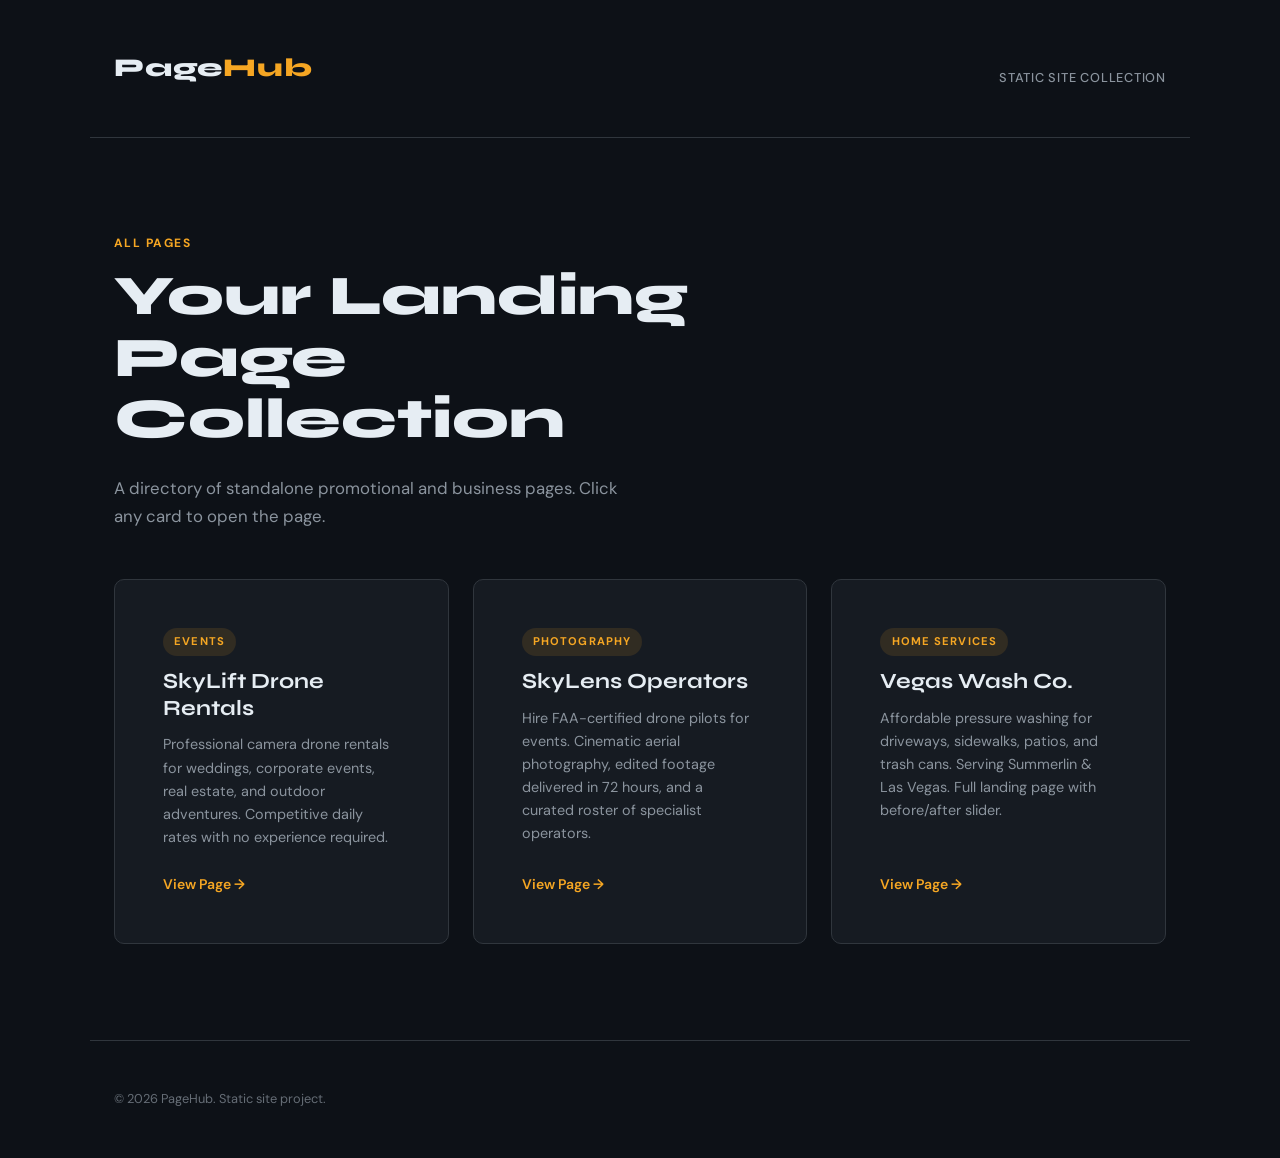
<file: index.html>
<!DOCTYPE html>
<html lang="en">
<head>
  <meta charset="UTF-8" />
  <meta name="viewport" content="width=device-width, initial-scale=1.0" />
  <title>Page Hub — Static Site</title>
  <link rel="preconnect" href="https://fonts.googleapis.com" />
  <link rel="preconnect" href="https://fonts.gstatic.com" crossorigin />
  <link href="https://fonts.googleapis.com/css2?family=Syne:wght@600;700;800&family=DM+Sans:ital,wght@0,400;0,500;0,600&display=swap" rel="stylesheet" />
  <link rel="stylesheet" href="style.css" />
</head>
<body>

  <!-- HEADER -->
  <header class="hub-header">
    <div class="hub-header__logo">Page<span>Hub</span></div>
    <span class="hub-header__label">Static Site Collection</span>
  </header>

  <!-- INTRO -->
  <div class="hub-intro">
    <p class="hub-intro__eyebrow">All Pages</p>
    <h1 class="hub-intro__title">Your Landing Page Collection</h1>
    <p class="hub-intro__desc">A directory of standalone promotional and business pages. Click any card to open the page.</p>
  </div>

  <!-- CARD GRID -->
  <main class="card-grid">

    <!-- CARD: drone-rentals -->
    <a href="pages/drone-rentals/index.html" class="card">
      <span class="card__badge">Events</span>
      <h2 class="card__title">SkyLift Drone Rentals</h2>
      <p class="card__desc">Professional camera drone rentals for weddings, corporate events, real estate, and outdoor adventures. Competitive daily rates with no experience required.</p>
      <span class="card__cta">View Page →</span>
    </a>
    <!-- END CARD: drone-rentals -->

    <!-- CARD: hire-pilots -->
    <a href="pages/hire-pilots/index.html" class="card">
      <span class="card__badge">Photography</span>
      <h2 class="card__title">SkyLens Operators</h2>
      <p class="card__desc">Hire FAA-certified drone pilots for events. Cinematic aerial photography, edited footage delivered in 72 hours, and a curated roster of specialist operators.</p>
      <span class="card__cta">View Page →</span>
    </a>
    <!-- END CARD: hire-pilots -->

    <!-- CARD: vegas-wash-co -->
    <a href="pages/vegas-wash-co/index.html" class="card">
      <span class="card__badge">Home Services</span>
      <h2 class="card__title">Vegas Wash Co.</h2>
      <p class="card__desc">Affordable pressure washing for driveways, sidewalks, patios, and trash cans. Serving Summerlin &amp; Las Vegas. Full landing page with before/after slider.</p>
      <span class="card__cta">View Page →</span>
    </a>
    <!-- END CARD: vegas-wash-co -->

  </main>

  <!-- FOOTER -->
  <footer class="hub-footer">
    <span class="hub-footer__copy">© 2026 PageHub. Static site project.</span>
  </footer>

</body>
</html>
</file>
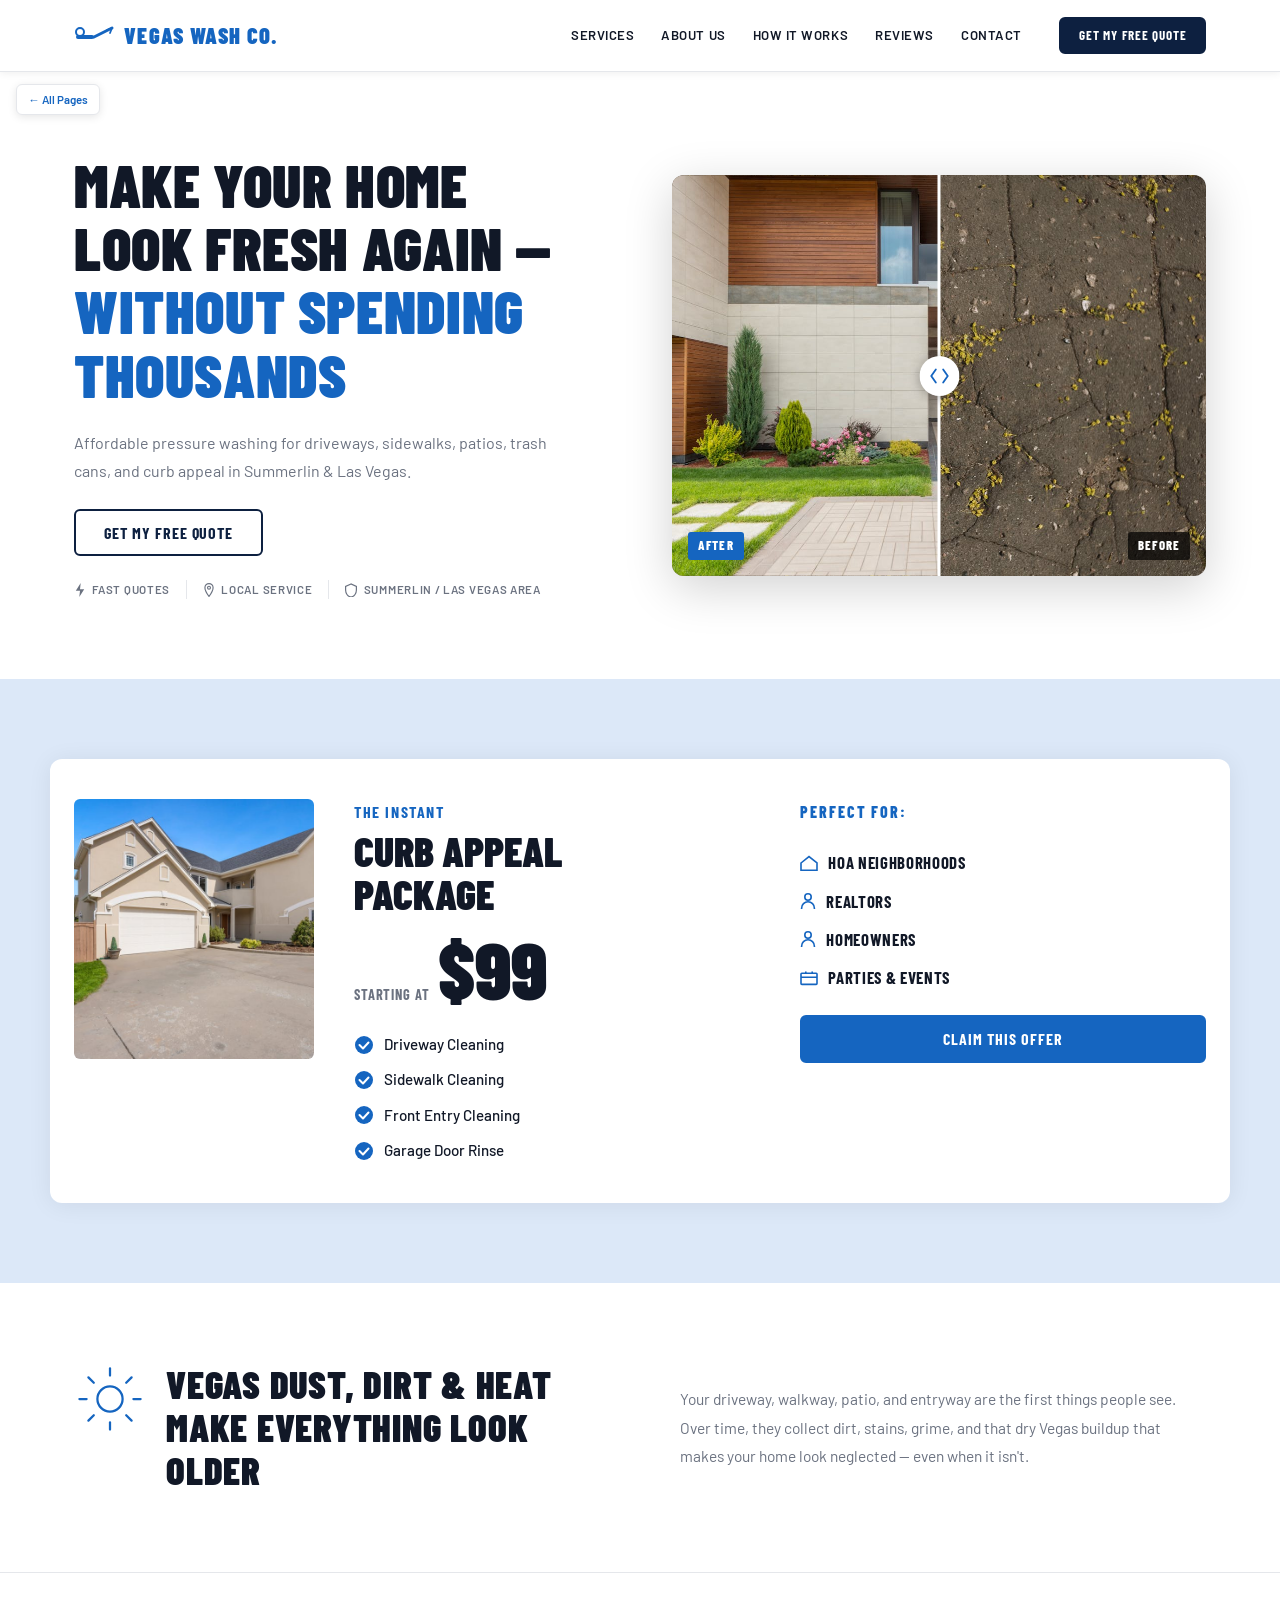
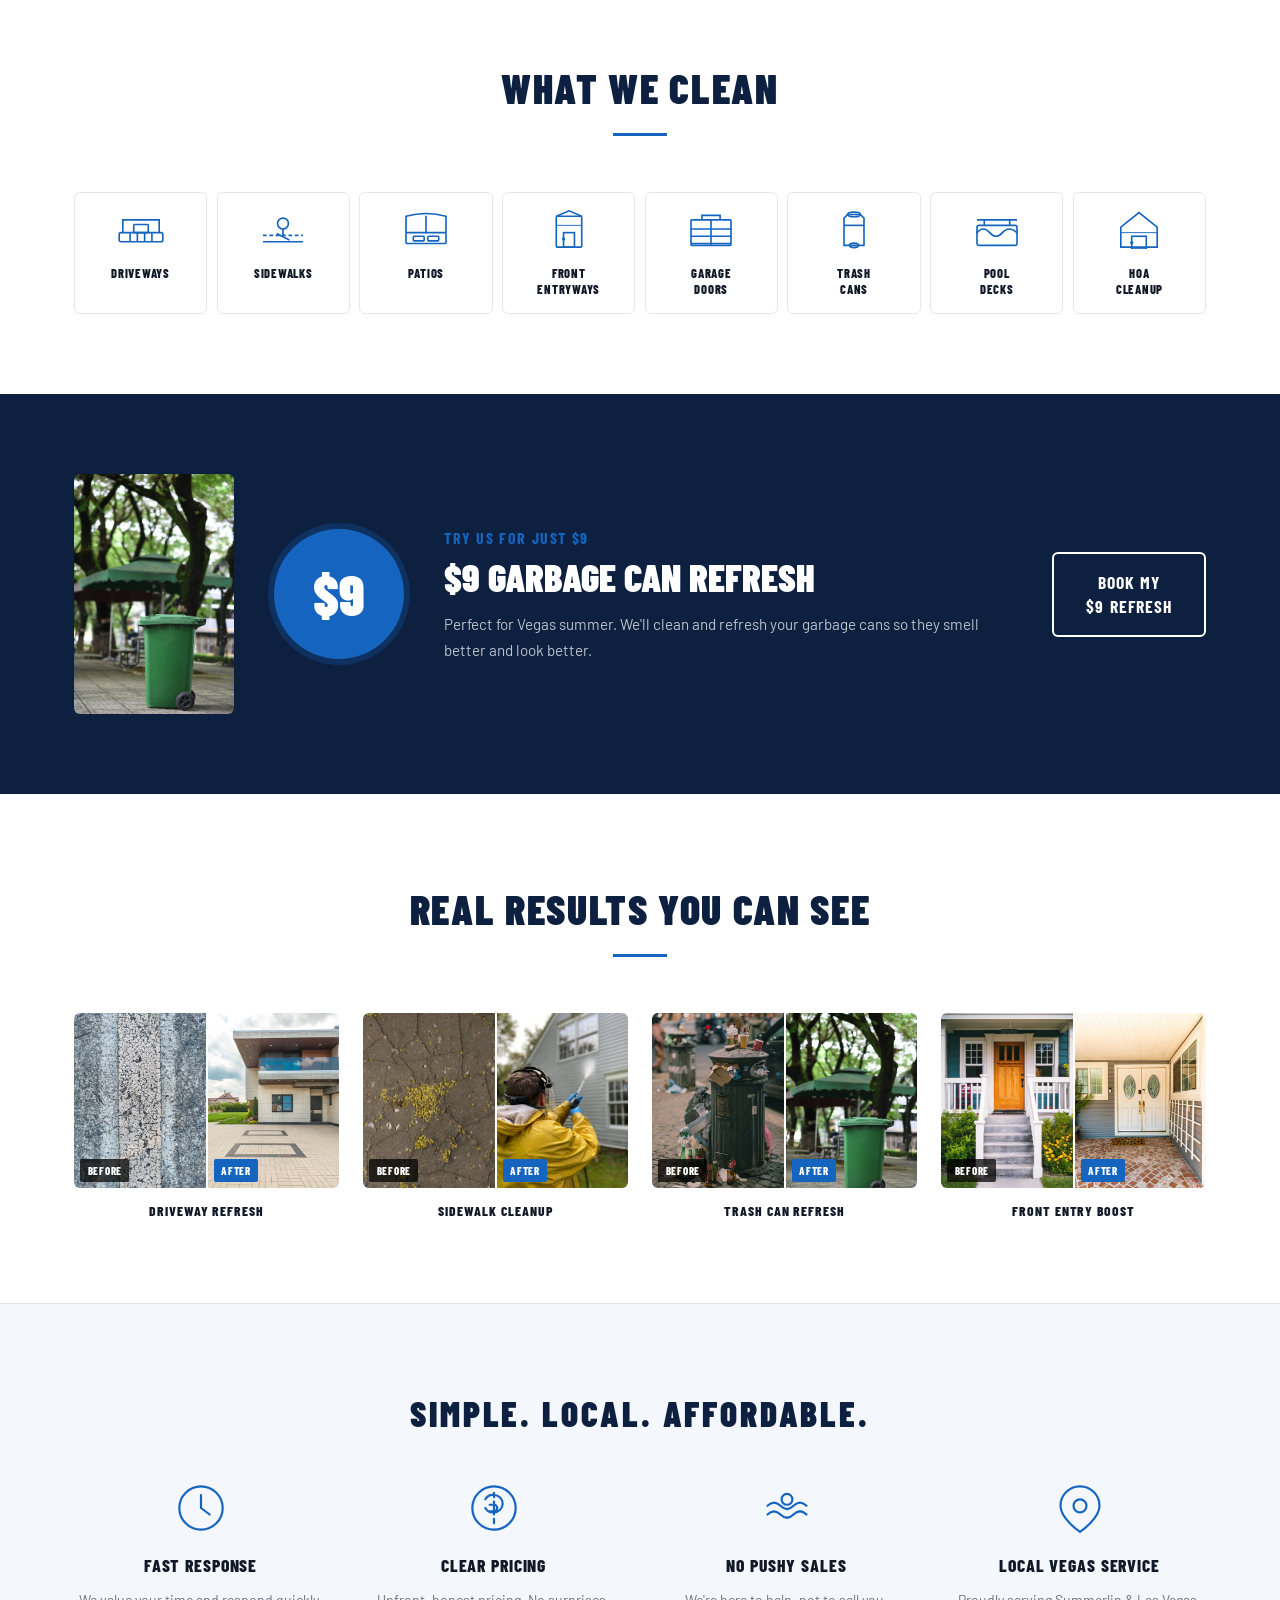
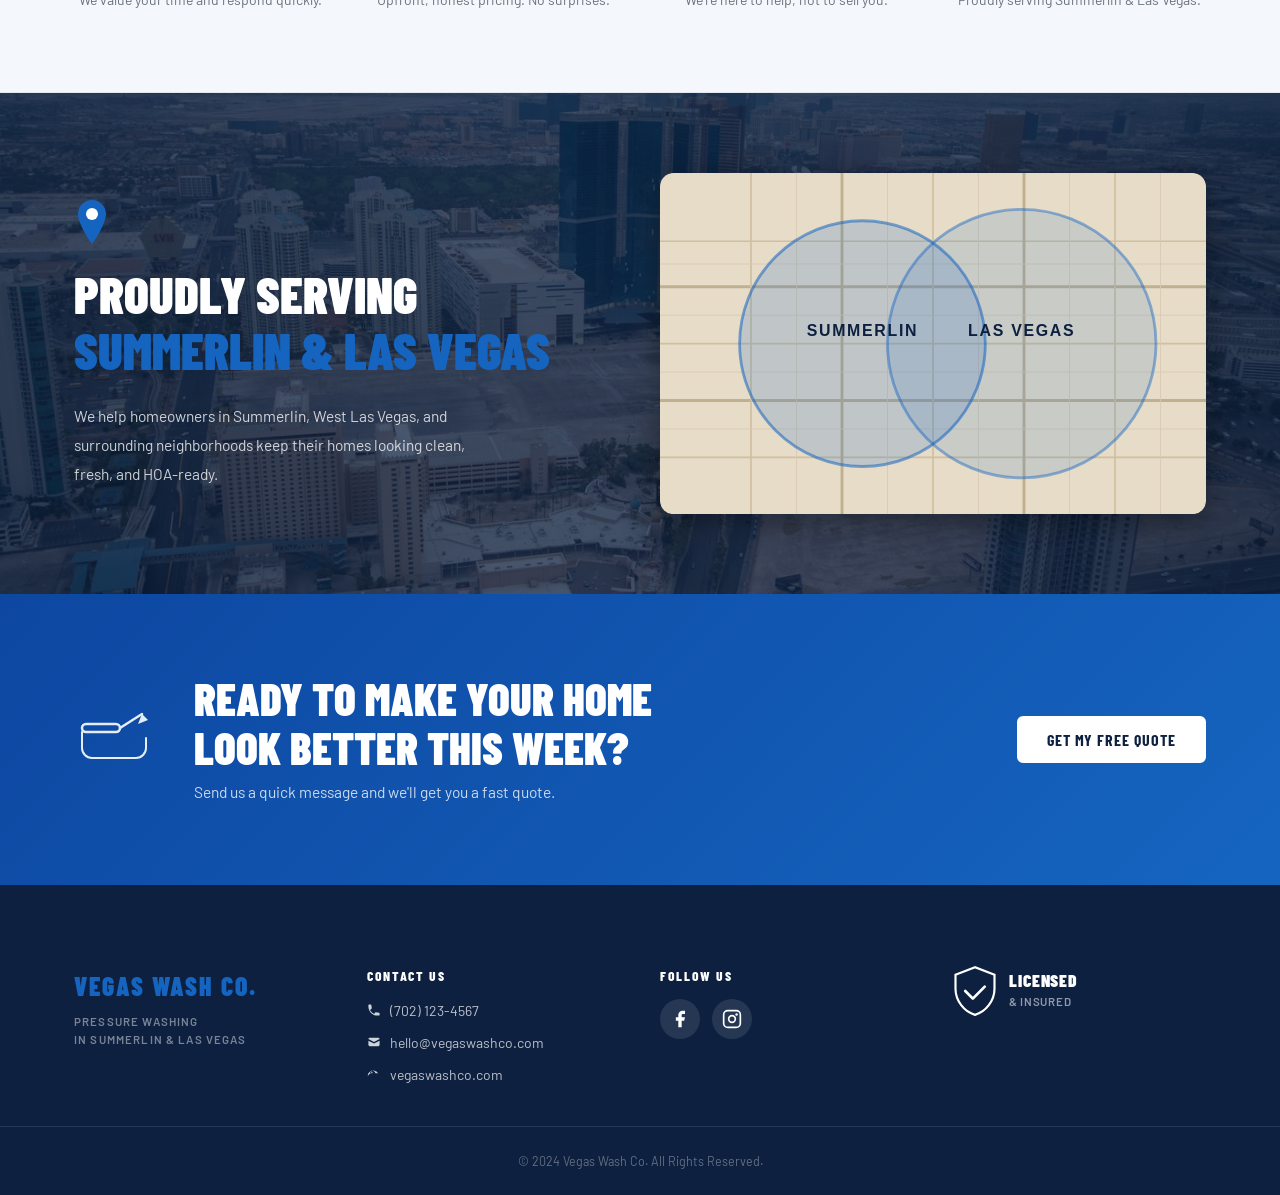
<file: pages/vegas-wash-co/index.html>
<!DOCTYPE html>
<html lang="en">
<head>
  <meta charset="UTF-8" />
  <meta name="viewport" content="width=device-width, initial-scale=1.0" />
  <title>Vegas Wash Co. — Pressure Washing in Summerlin &amp; Las Vegas</title>
  <link rel="preconnect" href="https://fonts.googleapis.com" />
  <link rel="preconnect" href="https://fonts.gstatic.com" crossorigin />
  <link href="https://fonts.googleapis.com/css2?family=Barlow+Condensed:wght@700;800;900&family=Barlow:wght@400;500;600;700&display=swap" rel="stylesheet" />
  <link rel="stylesheet" href="style.css" />
</head>
<body>

  <!-- BACK LINK -->
  <a href="../../index.html" class="back-link">← All Pages</a>

  <!-- HEADER -->
  <header class="site-header" id="home">
    <div class="site-header__inner">
      <a href="#home" class="logo">
        <svg class="logo__icon" viewBox="0 0 42 28" width="42" height="28" aria-hidden="true" fill="none">
          <rect x="2" y="13" width="18" height="4" rx="2" fill="currentColor"/>
          <path d="M20 15 L38 6" stroke="currentColor" stroke-width="3" stroke-linecap="round"/>
          <circle cx="6" cy="10" r="4" stroke="currentColor" stroke-width="2"/>
          <path d="M38 6 L36 11 M38 6 L33 8" stroke="currentColor" stroke-width="1.8" stroke-linecap="round"/>
        </svg>
        <span class="logo__name">VEGAS WASH CO.</span>
      </a>

      <nav class="nav" id="main-nav" aria-label="Main navigation">
        <a href="#services" class="nav__link">Services</a>
        <a href="#about" class="nav__link">About Us</a>
        <a href="#how-it-works" class="nav__link">How It Works</a>
        <a href="#reviews" class="nav__link">Reviews</a>
        <a href="#contact" class="nav__link">Contact</a>
      </nav>

      <a href="#contact" class="btn btn--dark">Get My Free Quote</a>

      <button class="nav-toggle" data-action="toggle-nav" aria-label="Open navigation" aria-expanded="false" aria-controls="main-nav">
        <span></span><span></span><span></span>
      </button>
    </div>
  </header>

  <main>

    <!-- HERO -->
    <section class="hero">
      <div class="hero__inner">
        <div class="hero__content">
          <h1 class="hero__title">
            MAKE YOUR HOME<br>
            LOOK FRESH AGAIN&nbsp;—<br>
            <span class="hero__title--accent">WITHOUT SPENDING<br>THOUSANDS</span>
          </h1>
          <p class="hero__desc">Affordable pressure washing for driveways, sidewalks, patios, trash cans, and curb appeal in Summerlin &amp; Las Vegas.</p>
          <a href="#contact" class="btn btn--outline">Get My Free Quote</a>
          <div class="hero__badges">
            <span class="hero__badge">
              <svg viewBox="0 0 16 20" width="12" height="14" aria-hidden="true" fill="currentColor"><path d="M9 0L2 11h6l-1 9 7-11H8z"/></svg>
              Fast Quotes
            </span>
            <span class="hero__badge">
              <svg viewBox="0 0 20 24" width="12" height="14" aria-hidden="true" fill="none" stroke="currentColor" stroke-width="2"><path d="M10 1C6.1 1 3 4.1 3 8c0 5.5 7 15 7 15s7-9.5 7-15c0-3.9-3.1-7-7-7z"/><circle cx="10" cy="8" r="2.5"/></svg>
              Local Service
            </span>
            <span class="hero__badge">
              <svg viewBox="0 0 20 22" width="12" height="14" aria-hidden="true" fill="none" stroke="currentColor" stroke-width="2"><path d="M10 1L1 5v6c0 5.5 3.8 10.7 9 12 5.2-1.3 9-6.5 9-12V5z"/></svg>
              Summerlin / Las Vegas Area
            </span>
          </div>
        </div>

        <div class="hero__visual">
          <div class="before-after" data-before-after>
            <img class="before-after__img before-after__img--before"
              src="assets/before-concrete.jpg"
              alt="Driveway before pressure washing" width="700" height="525" />
            <img class="before-after__img before-after__img--after"
              src="assets/after-clean.jpg"
              alt="Driveway after pressure washing" width="700" height="525" />
            <div class="before-after__handle" aria-hidden="true"></div>
            <input type="range" class="before-after__range" min="0" max="100" value="50" aria-label="Slide to compare before and after" />
            <span class="before-after__label before-after__label--before">BEFORE</span>
            <span class="before-after__label before-after__label--after">AFTER</span>
          </div>
        </div>
      </div>
    </section>

    <!-- PACKAGE OFFER -->
    <section class="package" id="services">
      <div class="package__inner">
        <div class="package__image">
          <img src="assets/package-home.jpg" alt="Beautiful clean home exterior" width="380" height="300" />
        </div>

        <div class="package__details">
          <p class="package__eyebrow">THE INSTANT</p>
          <h2 class="package__title">CURB APPEAL<br>PACKAGE</h2>
          <div class="package__price">
            <span class="package__price-starting">STARTING AT</span>
            <span class="package__price-amount">$99</span>
          </div>
          <ul class="package__list">
            <li>
              <svg viewBox="0 0 20 20" width="20" height="20" aria-hidden="true"><circle cx="10" cy="10" r="9" fill="#1565c0"/><path d="M5.5 10l3.5 3.5 5.5-6" stroke="#fff" stroke-width="2" fill="none" stroke-linecap="round" stroke-linejoin="round"/></svg>
              Driveway Cleaning
            </li>
            <li>
              <svg viewBox="0 0 20 20" width="20" height="20" aria-hidden="true"><circle cx="10" cy="10" r="9" fill="#1565c0"/><path d="M5.5 10l3.5 3.5 5.5-6" stroke="#fff" stroke-width="2" fill="none" stroke-linecap="round" stroke-linejoin="round"/></svg>
              Sidewalk Cleaning
            </li>
            <li>
              <svg viewBox="0 0 20 20" width="20" height="20" aria-hidden="true"><circle cx="10" cy="10" r="9" fill="#1565c0"/><path d="M5.5 10l3.5 3.5 5.5-6" stroke="#fff" stroke-width="2" fill="none" stroke-linecap="round" stroke-linejoin="round"/></svg>
              Front Entry Cleaning
            </li>
            <li>
              <svg viewBox="0 0 20 20" width="20" height="20" aria-hidden="true"><circle cx="10" cy="10" r="9" fill="#1565c0"/><path d="M5.5 10l3.5 3.5 5.5-6" stroke="#fff" stroke-width="2" fill="none" stroke-linecap="round" stroke-linejoin="round"/></svg>
              Garage Door Rinse
            </li>
          </ul>
        </div>

        <div class="package__perfect">
          <p class="package__perfect-title">PERFECT FOR:</p>
          <ul class="package__perfect-list">
            <li>
              <svg viewBox="0 0 22 20" width="18" height="16" aria-hidden="true" fill="none" stroke="#1565c0" stroke-width="2"><path d="M1 10L11 2l10 8v9H1V10z"/></svg>
              HOA Neighborhoods
            </li>
            <li>
              <svg viewBox="0 0 20 22" width="16" height="18" aria-hidden="true" fill="none" stroke="#1565c0" stroke-width="2"><circle cx="10" cy="6" r="4"/><path d="M2 21v-1a8 8 0 0116 0v1"/></svg>
              Realtors
            </li>
            <li>
              <svg viewBox="0 0 20 22" width="16" height="18" aria-hidden="true" fill="none" stroke="#1565c0" stroke-width="2"><circle cx="10" cy="6" r="4"/><path d="M2 21v-1a8 8 0 0116 0v1"/></svg>
              Homeowners
            </li>
            <li>
              <svg viewBox="0 0 22 20" width="18" height="16" aria-hidden="true" fill="none" stroke="#1565c0" stroke-width="2"><rect x="1" y="4" width="20" height="14" rx="1"/><path d="M1 9h20M7 4V2M15 4V2"/></svg>
              Parties &amp; Events
            </li>
          </ul>
          <a href="#contact" class="btn btn--primary">Claim This Offer</a>
        </div>
      </div>
    </section>

    <!-- PROBLEM SECTION -->
    <section class="problem" id="about">
      <div class="problem__inner">
        <div class="problem__left">
          <div class="problem__icon" aria-hidden="true">
            <svg viewBox="0 0 80 80" width="72" height="72" fill="none" stroke="#1565c0" stroke-width="2.5" stroke-linecap="round">
              <circle cx="40" cy="40" r="14"/>
              <line x1="40" y1="6" x2="40" y2="14"/>
              <line x1="40" y1="66" x2="40" y2="74"/>
              <line x1="6" y1="40" x2="14" y2="40"/>
              <line x1="66" y1="40" x2="74" y2="40"/>
              <line x1="16" y1="16" x2="22" y2="22"/>
              <line x1="58" y1="58" x2="64" y2="64"/>
              <line x1="64" y1="16" x2="58" y2="22"/>
              <line x1="22" y1="58" x2="16" y2="64"/>
            </svg>
          </div>
          <h2 class="problem__title">VEGAS DUST, DIRT &amp; HEAT<br>MAKE EVERYTHING LOOK OLDER</h2>
        </div>
        <div class="problem__body">
          <p>Your driveway, walkway, patio, and entryway are the first things people see. Over time, they collect dirt, stains, grime, and that dry Vegas buildup that makes your home look neglected — even when it isn't.</p>
        </div>
      </div>
    </section>

    <!-- WHAT WE CLEAN -->
    <section class="services-grid" id="how-it-works">
      <div class="services-grid__inner">
        <h2 class="section-title">WHAT WE CLEAN</h2>
        <div class="services-grid__grid">

          <div class="service-card">
            <div class="service-card__icon">
              <svg viewBox="0 0 56 44" width="52" height="40" fill="none" stroke="currentColor" stroke-width="1.8" aria-hidden="true">
                <rect x="4" y="26" width="48" height="10" rx="2"/>
                <path d="M8 26V12h40v14"/>
                <line x1="16" y1="26" x2="16" y2="36"/><line x1="24" y1="26" x2="24" y2="36"/>
                <line x1="32" y1="26" x2="32" y2="36"/><line x1="40" y1="26" x2="40" y2="36"/>
                <rect x="20" y="17" width="16" height="9" rx="1"/>
              </svg>
            </div>
            <span class="service-card__label">DRIVEWAYS</span>
          </div>

          <div class="service-card">
            <div class="service-card__icon">
              <svg viewBox="0 0 56 44" width="52" height="40" fill="none" stroke="currentColor" stroke-width="1.8" aria-hidden="true">
                <line x1="6" y1="36" x2="50" y2="36"/>
                <line x1="6" y1="29" x2="50" y2="29" stroke-dasharray="4 3"/>
                <circle cx="28" cy="16" r="6"/>
                <line x1="28" y1="22" x2="28" y2="29"/>
                <line x1="21" y1="27" x2="35" y2="34"/>
              </svg>
            </div>
            <span class="service-card__label">SIDEWALKS</span>
          </div>

          <div class="service-card">
            <div class="service-card__icon">
              <svg viewBox="0 0 56 44" width="52" height="40" fill="none" stroke="currentColor" stroke-width="1.8" aria-hidden="true">
                <rect x="6" y="26" width="44" height="12" rx="1"/>
                <path d="M28 8v18M6 8Q28 2 50 8" stroke-linecap="round"/>
                <line x1="6" y1="8" x2="6" y2="26"/>
                <line x1="50" y1="8" x2="50" y2="26"/>
                <rect x="14" y="30" width="12" height="5" rx="1"/>
                <rect x="30" y="30" width="12" height="5" rx="1"/>
              </svg>
            </div>
            <span class="service-card__label">PATIOS</span>
          </div>

          <div class="service-card">
            <div class="service-card__icon">
              <svg viewBox="0 0 56 44" width="52" height="40" fill="none" stroke="currentColor" stroke-width="1.8" aria-hidden="true">
                <rect x="14" y="8" width="28" height="34" rx="1"/>
                <path d="M14 8L28 2l14 6"/>
                <rect x="22" y="26" width="12" height="16" rx="0"/>
                <circle cx="22" cy="33" r="1.8" fill="currentColor" stroke="none"/>
                <line x1="14" y1="18" x2="42" y2="18" stroke-width="1"/>
              </svg>
            </div>
            <span class="service-card__label">FRONT<br>ENTRYWAYS</span>
          </div>

          <div class="service-card">
            <div class="service-card__icon">
              <svg viewBox="0 0 56 44" width="52" height="40" fill="none" stroke="currentColor" stroke-width="1.8" aria-hidden="true">
                <rect x="6" y="12" width="44" height="28" rx="1"/>
                <line x1="6" y1="22" x2="50" y2="22"/>
                <line x1="6" y1="30" x2="50" y2="30"/>
                <line x1="6" y1="38" x2="50" y2="38"/>
                <line x1="28" y1="12" x2="28" y2="40"/>
                <path d="M18 12V7h20v5"/>
              </svg>
            </div>
            <span class="service-card__label">GARAGE<br>DOORS</span>
          </div>

          <div class="service-card">
            <div class="service-card__icon">
              <svg viewBox="0 0 56 44" width="52" height="40" fill="none" stroke="currentColor" stroke-width="1.8" aria-hidden="true">
                <path d="M17 10l4-4h14l4 4v30H17V10z"/>
                <ellipse cx="28" cy="6" rx="7" ry="2.5"/>
                <line x1="17" y1="18" x2="39" y2="18"/>
                <ellipse cx="28" cy="40" rx="5" ry="2.5"/>
              </svg>
            </div>
            <span class="service-card__label">TRASH<br>CANS</span>
          </div>

          <div class="service-card">
            <div class="service-card__icon">
              <svg viewBox="0 0 56 44" width="52" height="40" fill="none" stroke="currentColor" stroke-width="1.8" aria-hidden="true">
                <rect x="6" y="18" width="44" height="22" rx="2"/>
                <path d="M6 26Q13 18 20 26Q27 34 34 26Q41 18 50 26" stroke-linecap="round"/>
                <line x1="6" y1="12" x2="50" y2="12"/>
                <line x1="14" y1="12" x2="14" y2="18"/>
                <line x1="42" y1="12" x2="42" y2="18"/>
              </svg>
            </div>
            <span class="service-card__label">POOL<br>DECKS</span>
          </div>

          <div class="service-card">
            <div class="service-card__icon">
              <svg viewBox="0 0 56 44" width="52" height="40" fill="none" stroke="currentColor" stroke-width="1.8" aria-hidden="true">
                <path d="M8 20L28 4l20 16v22H8V20z"/>
                <rect x="20" y="30" width="16" height="14" rx="0"/>
                <circle cx="20" cy="37" r="1.8" fill="currentColor" stroke="none"/>
                <line x1="8" y1="26" x2="48" y2="26" stroke-width="1"/>
              </svg>
            </div>
            <span class="service-card__label">HOA<br>CLEANUP</span>
          </div>

        </div>
      </div>
    </section>

    <!-- $9 OFFER BANNER -->
    <section class="offer-banner">
      <div class="offer-banner__inner">
        <div class="offer-banner__image">
          <img src="assets/offer-trashcan.jpg" alt="Garbage can being cleaned" width="180" height="220" />
        </div>
        <div class="offer-banner__price-circle" aria-hidden="true">
          <span>$9</span>
        </div>
        <div class="offer-banner__content">
          <p class="offer-banner__eyebrow">TRY US FOR JUST $9</p>
          <h2 class="offer-banner__title">$9 GARBAGE CAN REFRESH</h2>
          <p class="offer-banner__desc">Perfect for Vegas summer. We'll clean and refresh your garbage cans so they smell better and look better.</p>
        </div>
        <div class="offer-banner__action">
          <a href="#contact" class="btn btn--white-outline">BOOK MY<br>$9 REFRESH</a>
        </div>
      </div>
    </section>

    <!-- REAL RESULTS -->
    <section class="results" id="reviews">
      <div class="results__inner">
        <h2 class="section-title">REAL RESULTS YOU CAN SEE</h2>
        <div class="results__grid">

          <article class="result-pair">
            <div class="result-pair__images">
              <div class="result-pair__half">
                <img src="assets/results-driveway-before.jpg" alt="Driveway before cleaning" width="260" height="180" />
                <span class="result-pair__label result-pair__label--before">BEFORE</span>
              </div>
              <div class="result-pair__half">
                <img src="assets/results-driveway-after.jpg" alt="Driveway after cleaning" width="260" height="180" />
                <span class="result-pair__label result-pair__label--after">AFTER</span>
              </div>
            </div>
            <p class="result-pair__caption">DRIVEWAY REFRESH</p>
          </article>

          <article class="result-pair">
            <div class="result-pair__images">
              <div class="result-pair__half">
                <img src="assets/before-concrete.jpg" alt="Sidewalk before cleaning" width="260" height="180" />
                <span class="result-pair__label result-pair__label--before">BEFORE</span>
              </div>
              <div class="result-pair__half">
                <img src="assets/results-sidewalk-after.jpg" alt="Sidewalk after cleaning" width="260" height="180" />
                <span class="result-pair__label result-pair__label--after">AFTER</span>
              </div>
            </div>
            <p class="result-pair__caption">SIDEWALK CLEANUP</p>
          </article>

          <article class="result-pair">
            <div class="result-pair__images">
              <div class="result-pair__half">
                <img src="assets/results-trashcan-before.jpg" alt="Trash can before cleaning" width="260" height="180" />
                <span class="result-pair__label result-pair__label--before">BEFORE</span>
              </div>
              <div class="result-pair__half">
                <img src="assets/results-trashcan-after.jpg" alt="Trash can after cleaning" width="260" height="180" />
                <span class="result-pair__label result-pair__label--after">AFTER</span>
              </div>
            </div>
            <p class="result-pair__caption">TRASH CAN REFRESH</p>
          </article>

          <article class="result-pair">
            <div class="result-pair__images">
              <div class="result-pair__half">
                <img src="assets/results-entry-before.jpg" alt="Front entry before cleaning" width="260" height="180" />
                <span class="result-pair__label result-pair__label--before">BEFORE</span>
              </div>
              <div class="result-pair__half">
                <img src="assets/results-entry-after.jpg" alt="Front entry after cleaning" width="260" height="180" />
                <span class="result-pair__label result-pair__label--after">AFTER</span>
              </div>
            </div>
            <p class="result-pair__caption">FRONT ENTRY BOOST</p>
          </article>

        </div>
      </div>
    </section>

    <!-- TRUST BADGES -->
    <section class="trust">
      <div class="trust__inner">
        <h2 class="trust__title">SIMPLE. LOCAL. AFFORDABLE.</h2>
        <div class="trust__grid">

          <div class="trust-item">
            <div class="trust-item__icon">
              <svg viewBox="0 0 48 48" width="52" height="52" fill="none" stroke="currentColor" stroke-width="2" aria-hidden="true">
                <circle cx="24" cy="24" r="20"/>
                <path d="M24 12v12l8 6" stroke-linecap="round" stroke-linejoin="round"/>
              </svg>
            </div>
            <h3 class="trust-item__heading">Fast Response</h3>
            <p class="trust-item__desc">We value your time and respond quickly.</p>
          </div>

          <div class="trust-item">
            <div class="trust-item__icon">
              <svg viewBox="0 0 48 48" width="52" height="52" fill="none" stroke="currentColor" stroke-width="2" aria-hidden="true">
                <circle cx="24" cy="24" r="20"/>
                <path d="M24 10v4M24 34v4M16 16a8 8 0 018-4 8 8 0 010 16 8 8 0 01-8-4" stroke-linecap="round"/>
                <line x1="24" y1="18" x2="24" y2="30" stroke-linecap="round"/>
                <path d="M20 21h4a3 3 0 010 6h-4" stroke-linecap="round"/>
              </svg>
            </div>
            <h3 class="trust-item__heading">Clear Pricing</h3>
            <p class="trust-item__desc">Upfront, honest pricing. No surprises.</p>
          </div>

          <div class="trust-item">
            <div class="trust-item__icon">
              <svg viewBox="0 0 48 48" width="52" height="52" fill="none" stroke="currentColor" stroke-width="2" aria-hidden="true">
                <path d="M6 30c4-4 8-4 12 0s8 4 12 0 8-4 12 0" stroke-linecap="round"/>
                <path d="M6 22c4-4 8-4 12 0s8 4 12 0 8-4 12 0" stroke-linecap="round"/>
                <circle cx="24" cy="16" r="5"/>
              </svg>
            </div>
            <h3 class="trust-item__heading">No Pushy Sales</h3>
            <p class="trust-item__desc">We're here to help, not to sell you.</p>
          </div>

          <div class="trust-item">
            <div class="trust-item__icon">
              <svg viewBox="0 0 48 48" width="52" height="52" fill="none" stroke="currentColor" stroke-width="2" aria-hidden="true">
                <path d="M24 4C14 4 6 12 6 22c0 12 18 24 18 24S42 34 42 22C42 12 34 4 24 4z"/>
                <circle cx="24" cy="22" r="6"/>
              </svg>
            </div>
            <h3 class="trust-item__heading">Local Vegas Service</h3>
            <p class="trust-item__desc">Proudly serving Summerlin &amp; Las Vegas.</p>
          </div>

        </div>
      </div>
    </section>

    <!-- SERVICE AREA -->
    <section class="service-area">
      <img class="service-area__bg" src="assets/city-bg.jpg" alt="" width="1400" height="500" aria-hidden="true" />
      <div class="service-area__inner">
        <div class="service-area__content">
          <div class="service-area__pin" aria-hidden="true">
            <svg viewBox="0 0 36 48" width="36" height="48" fill="none">
              <path d="M18 2C10.3 2 4 8.3 4 16C4 27 18 46 18 46C18 46 32 27 32 16C32 8.3 25.7 2 18 2Z" fill="#1565c0"/>
              <circle cx="18" cy="16" r="6" fill="white"/>
            </svg>
          </div>
          <h2 class="service-area__title">
            PROUDLY SERVING<br>
            <span>SUMMERLIN &amp; LAS VEGAS</span>
          </h2>
          <p class="service-area__desc">We help homeowners in Summerlin, West Las Vegas, and surrounding neighborhoods keep their homes looking clean, fresh, and HOA-ready.</p>
        </div>
        <div class="service-area__map">
          <svg class="service-area__map-svg" viewBox="0 0 480 300" xmlns="http://www.w3.org/2000/svg" role="img" aria-label="Service area map showing Summerlin and Las Vegas">
            <rect width="480" height="300" fill="#e6dcc8" rx="12"/>
            <!-- Road grid -->
            <line x1="0" y1="60"  x2="480" y2="60"  stroke="#cfc0a0" stroke-width="1.5"/>
            <line x1="0" y1="100" x2="480" y2="100" stroke="#bfb090" stroke-width="2.5"/>
            <line x1="0" y1="150" x2="480" y2="150" stroke="#cfc0a0" stroke-width="1.5"/>
            <line x1="0" y1="200" x2="480" y2="200" stroke="#bfb090" stroke-width="2.5"/>
            <line x1="0" y1="250" x2="480" y2="250" stroke="#cfc0a0" stroke-width="1.5"/>
            <line x1="80"  y1="0" x2="80"  y2="300" stroke="#cfc0a0" stroke-width="1.5"/>
            <line x1="160" y1="0" x2="160" y2="300" stroke="#bfb090" stroke-width="2.5"/>
            <line x1="240" y1="0" x2="240" y2="300" stroke="#cfc0a0" stroke-width="1.5"/>
            <line x1="320" y1="0" x2="320" y2="300" stroke="#bfb090" stroke-width="2.5"/>
            <line x1="400" y1="0" x2="400" y2="300" stroke="#cfc0a0" stroke-width="1.5"/>
            <!-- Minor roads -->
            <line x1="0" y1="80"  x2="480" y2="80"  stroke="#d8c8b0" stroke-width="0.7"/>
            <line x1="0" y1="125" x2="480" y2="125" stroke="#d8c8b0" stroke-width="0.7"/>
            <line x1="0" y1="175" x2="480" y2="175" stroke="#d8c8b0" stroke-width="0.7"/>
            <line x1="0" y1="225" x2="480" y2="225" stroke="#d8c8b0" stroke-width="0.7"/>
            <line x1="120" y1="0" x2="120" y2="300" stroke="#d8c8b0" stroke-width="0.7"/>
            <line x1="200" y1="0" x2="200" y2="300" stroke="#d8c8b0" stroke-width="0.7"/>
            <line x1="280" y1="0" x2="280" y2="300" stroke="#d8c8b0" stroke-width="0.7"/>
            <line x1="360" y1="0" x2="360" y2="300" stroke="#d8c8b0" stroke-width="0.7"/>
            <line x1="440" y1="0" x2="440" y2="300" stroke="#d8c8b0" stroke-width="0.7"/>
            <!-- Summerlin circle -->
            <circle cx="178" cy="150" r="108" fill="rgba(21,101,192,0.18)" stroke="rgba(21,101,192,0.55)" stroke-width="2.5"/>
            <!-- Las Vegas circle -->
            <circle cx="318" cy="150" r="118" fill="rgba(21,101,192,0.14)" stroke="rgba(21,101,192,0.45)" stroke-width="2.5"/>
            <!-- Labels -->
            <text x="178" y="143" text-anchor="middle" font-family="Arial Narrow, Arial, sans-serif" font-size="14" font-weight="700" fill="#0d2040" letter-spacing="1.5">SUMMERLIN</text>
            <text x="318" y="143" text-anchor="middle" font-family="Arial Narrow, Arial, sans-serif" font-size="14" font-weight="700" fill="#0d2040" letter-spacing="1.5">LAS VEGAS</text>
          </svg>
        </div>
      </div>
    </section>

    <!-- FINAL CTA -->
    <section class="cta-banner" id="contact">
      <div class="cta-banner__inner">
        <div class="cta-banner__icon" aria-hidden="true">
          <svg viewBox="0 0 80 80" width="80" height="80" fill="none">
            <rect x="8" y="28" width="38" height="8" rx="4" stroke="white" stroke-width="2.5"/>
            <path d="M46 32L68 18" stroke="white" stroke-width="2.5" stroke-linecap="round"/>
            <path d="M68 18L64 28 L74 24Z" fill="white"/>
            <path d="M8 36v16a10 10 0 0010 10h44a10 10 0 0010-10V42" stroke="white" stroke-width="2" stroke-linecap="round"/>
          </svg>
        </div>
        <div class="cta-banner__content">
          <h2 class="cta-banner__title">READY TO MAKE YOUR HOME<br>LOOK BETTER THIS WEEK?</h2>
          <p class="cta-banner__desc">Send us a quick message and we'll get you a fast quote.</p>
        </div>
        <a href="mailto:hello@vegaswashco.com?subject=Free%20Quote%20Request" class="btn btn--white">Get My Free Quote</a>
      </div>
    </section>

  </main>

  <!-- FOOTER -->
  <footer class="site-footer">
    <div class="site-footer__inner">

      <div class="site-footer__brand">
        <div class="footer-logo">
          <span class="footer-logo__name">VEGAS WASH CO.</span>
          <span class="footer-logo__tagline">PRESSURE WASHING<br>IN SUMMERLIN &amp; LAS VEGAS</span>
        </div>
      </div>

      <div class="site-footer__contact">
        <p class="site-footer__heading">CONTACT US</p>
        <ul class="site-footer__list">
          <li>
            <svg viewBox="0 0 20 20" width="14" height="14" aria-hidden="true" fill="currentColor"><path d="M2 3a1 1 0 011-1h2.153a1 1 0 01.986.836l.74 4.435a1 1 0 01-.54 1.06L4.32 9.84a11.06 11.06 0 005.824 5.806l1.51-2.011a1 1 0 011.07-.527l4.435.74a1 1 0 01.836.986V17a1 1 0 01-1 1h-2C7.82 18 2 12.18 2 5V3z"/></svg>
            <a href="tel:7021234567">(702) 123-4567</a>
          </li>
          <li>
            <svg viewBox="0 0 20 20" width="14" height="14" aria-hidden="true" fill="currentColor"><path d="M2.003 5.884L10 9.882l7.997-3.998A2 2 0 0016 4H4a2 2 0 00-1.997 1.884z"/><path d="M18 8.118l-8 4-8-4V14a2 2 0 002 2h12a2 2 0 002-2V8.118z"/></svg>
            <a href="mailto:hello@vegaswashco.com">hello@vegaswashco.com</a>
          </li>
          <li>
            <svg viewBox="0 0 20 20" width="14" height="14" aria-hidden="true" fill="currentColor"><path fill-rule="evenodd" d="M4.083 9h1.946c.089-1.546.383-2.97.837-4.118A6.004 6.004 0 004.083 9zm-2.082 0a8 8 0 0114 0h-2.083a6.004 6.004 0 00-4.836-4.117A8.01 8.01 0 0113.917 9H12a5.997 5.997 0 00-5.917-4.117A8.01 8.01 0 018.083 9H6a6.004 6.004 0 00-4.836 4.117A8.01 8.01 0 012 9z" clip-rule="evenodd"/></svg>
            <a href="#">vegaswashco.com</a>
          </li>
        </ul>
      </div>

      <div class="site-footer__social">
        <p class="site-footer__heading">FOLLOW US</p>
        <div class="site-footer__social-links">
          <a href="#" class="social-btn" aria-label="Facebook">
            <svg viewBox="0 0 24 24" width="20" height="20" fill="currentColor" aria-hidden="true"><path d="M18 2h-3a5 5 0 00-5 5v3H7v4h3v8h4v-8h3l1-4h-4V7a1 1 0 011-1h3z"/></svg>
          </a>
          <a href="#" class="social-btn" aria-label="Instagram">
            <svg viewBox="0 0 24 24" width="20" height="20" fill="none" stroke="currentColor" stroke-width="2" aria-hidden="true"><rect x="2" y="2" width="20" height="20" rx="5"/><circle cx="12" cy="12" r="4"/><circle cx="17.5" cy="6.5" r="1.5" fill="currentColor" stroke="none"/></svg>
          </a>
        </div>
      </div>

      <div class="site-footer__badge">
        <div class="licensed-badge">
          <svg viewBox="0 0 40 48" width="44" height="52" fill="none" aria-hidden="true">
            <path d="M20 2L2 9v13c0 11 8 21.3 18 24 10-2.7 18-13 18-24V9L20 2z" stroke="white" stroke-width="2"/>
            <path d="M11 24l7 7 11-11" stroke="white" stroke-width="2.5" stroke-linecap="round" stroke-linejoin="round"/>
          </svg>
          <div>
            <span class="licensed-badge__primary">LICENSED</span>
            <span class="licensed-badge__secondary">&amp; INSURED</span>
          </div>
        </div>
      </div>

    </div>
    <div class="site-footer__bottom">
      <p>&copy; 2024 Vegas Wash Co. All Rights Reserved.</p>
    </div>
  </footer>

  <script>
    document.addEventListener('DOMContentLoaded', () => {

      // Before/After Slider
      const baContainer = document.querySelector('[data-before-after]');
      if (baContainer) {
        const afterImg = baContainer.querySelector('.before-after__img--after');
        const handle = baContainer.querySelector('.before-after__handle');
        const range = baContainer.querySelector('.before-after__range');

        function updateSlider(value) {
          afterImg.style.clipPath = `inset(0 ${100 - value}% 0 0)`;
          handle.style.left = value + '%';
        }

        range.addEventListener('input', (e) => {
          updateSlider(Number(e.target.value));
        });

        updateSlider(50);
      }

      // Mobile Nav Toggle
      const navToggle = document.querySelector('[data-action="toggle-nav"]');
      const navEl = document.querySelector('#main-nav');
      if (navToggle && navEl) {
        navToggle.addEventListener('click', () => {
          const isOpen = navEl.classList.toggle('nav--open');
          navToggle.setAttribute('aria-expanded', String(isOpen));
        });

        navEl.querySelectorAll('.nav__link').forEach(link => {
          link.addEventListener('click', () => {
            navEl.classList.remove('nav--open');
            navToggle.setAttribute('aria-expanded', 'false');
          });
        });
      }

      // Smooth scroll for anchor links
      document.querySelectorAll('a[href^="#"]').forEach(anchor => {
        anchor.addEventListener('click', (e) => {
          const id = anchor.getAttribute('href');
          if (id === '#') return;
          const target = document.querySelector(id);
          if (target) {
            e.preventDefault();
            target.scrollIntoView({ behavior: 'smooth' });
          }
        });
      });

    });
  </script>

</body>
</html>
</file>
<file: style.css>
/* Root Hub — CSS Reset & Tokens */

*, *::before, *::after {
  box-sizing: border-box;
  margin: 0;
  padding: 0;
}

:root {
  --color-bg: #0d1117;
  --color-surface: #161b22;
  --color-surface-2: #1c2330;
  --color-border: #30363d;
  --color-text: #e6edf3;
  --color-muted: #8b949e;
  --color-accent: #f5a623;
  --color-accent-dim: rgba(245, 166, 35, 0.12);
  --font-display: 'Syne', Georgia, serif;
  --font-body: 'DM Sans', system-ui, sans-serif;
  --space-sm: 0.75rem;
  --space-md: 1.5rem;
  --space-lg: 3rem;
  --space-xl: 6rem;
  --radius: 10px;
  --transition: 0.2s ease;
}

html {
  font-size: 16px;
  scroll-behavior: smooth;
}

body {
  background: var(--color-bg);
  color: var(--color-text);
  font-family: var(--font-body);
  line-height: 1.6;
  min-height: 100vh;
}

img { max-width: 100%; height: auto; display: block; }
a { color: inherit; text-decoration: none; }

/* === HUB HEADER === */
.hub-header {
  border-bottom: 1px solid var(--color-border);
  padding: var(--space-lg) var(--space-md);
  max-width: 1100px;
  margin: 0 auto;
  display: flex;
  align-items: flex-end;
  justify-content: space-between;
  flex-wrap: wrap;
  gap: var(--space-sm);
}

.hub-header__logo {
  font-family: var(--font-display);
  font-size: 1.6rem;
  font-weight: 800;
  letter-spacing: 0.03em;
  color: var(--color-text);
}

.hub-header__logo span {
  color: var(--color-accent);
}

.hub-header__label {
  font-size: 0.8rem;
  color: var(--color-muted);
  font-weight: 500;
  letter-spacing: 0.06em;
  text-transform: uppercase;
}

/* === HUB INTRO === */
.hub-intro {
  max-width: 1100px;
  margin: 0 auto;
  padding: var(--space-xl) var(--space-md) var(--space-lg);
}

.hub-intro__eyebrow {
  font-size: 0.75rem;
  font-weight: 700;
  text-transform: uppercase;
  letter-spacing: 0.12em;
  color: var(--color-accent);
  margin-bottom: var(--space-sm);
}

.hub-intro__title {
  font-family: var(--font-display);
  font-size: clamp(2rem, 5vw, 3.5rem);
  font-weight: 800;
  line-height: 1.1;
  color: var(--color-text);
  max-width: 640px;
}

.hub-intro__desc {
  margin-top: var(--space-md);
  color: var(--color-muted);
  max-width: 520px;
  font-size: 1.05rem;
  line-height: 1.7;
}

/* === CARD GRID === */
.card-grid {
  max-width: 1100px;
  margin: 0 auto;
  padding: 0 var(--space-md) var(--space-xl);
  display: grid;
  grid-template-columns: 1fr;
  gap: var(--space-md);
}

@media (min-width: 640px) {
  .card-grid { grid-template-columns: repeat(2, 1fr); }
}

@media (min-width: 1024px) {
  .card-grid { grid-template-columns: repeat(3, 1fr); }
}

/* === CARD === */
.card {
  display: flex;
  flex-direction: column;
  gap: var(--space-sm);
  background: var(--color-surface);
  border: 1px solid var(--color-border);
  border-radius: var(--radius);
  padding: var(--space-lg);
  cursor: pointer;
  transition: border-color var(--transition), transform var(--transition), box-shadow var(--transition);
}

.card:hover {
  border-color: var(--color-accent);
  transform: translateY(-4px);
  box-shadow: 0 12px 40px rgba(245, 166, 35, 0.1);
}

.card__badge {
  display: inline-block;
  background: var(--color-accent-dim);
  color: var(--color-accent);
  font-size: 0.7rem;
  font-weight: 700;
  letter-spacing: 0.1em;
  text-transform: uppercase;
  padding: 0.3rem 0.7rem;
  border-radius: 100px;
  align-self: flex-start;
}

.card__title {
  font-family: var(--font-display);
  font-size: 1.35rem;
  font-weight: 700;
  color: var(--color-text);
  line-height: 1.25;
}

.card__desc {
  font-size: 0.9rem;
  color: var(--color-muted);
  line-height: 1.6;
  flex: 1;
}

.card__cta {
  font-size: 0.875rem;
  font-weight: 600;
  color: var(--color-accent);
  margin-top: var(--space-sm);
  transition: gap var(--transition);
}

.card:hover .card__cta {
  letter-spacing: 0.01em;
}

/* === HUB FOOTER === */
.hub-footer {
  border-top: 1px solid var(--color-border);
  padding: var(--space-lg) var(--space-md);
  max-width: 1100px;
  margin: 0 auto;
  display: flex;
  align-items: center;
  justify-content: space-between;
  flex-wrap: wrap;
  gap: var(--space-sm);
}

.hub-footer__copy {
  font-size: 0.8rem;
  color: var(--color-muted);
  opacity: 0.7;
}

/* === REDUCED MOTION === */
@media (prefers-reduced-motion: reduce) {
  *, *::before, *::after {
    animation-duration: 0.01ms !important;
    transition-duration: 0.01ms !important;
  }
}
</file>
<file: pages/vegas-wash-co/style.css>
/* =============================================================
   VEGAS WASH CO. — style.css
   ============================================================= */

/* TOKENS */
:root {
  --color-bg: #ffffff;
  --color-bg-light: #dce8f8;
  --color-navy: #0d2040;
  --color-blue: #1565c0;
  --color-blue-dark: #0d47a1;
  --color-blue-light: #e3edf8;
  --color-text: #111827;
  --color-muted: #6b7280;
  --color-border: #e5e7eb;
  --color-white: #ffffff;

  --font-display: 'Barlow Condensed', 'Arial Narrow', Arial, sans-serif;
  --font-body: 'Barlow', Arial, sans-serif;

  --space-xs: 0.5rem;
  --space-sm: 0.75rem;
  --space-md: 1.5rem;
  --space-lg: 2.5rem;
  --space-xl: 5rem;

  --radius: 6px;
  --radius-lg: 12px;
  --transition: 0.2s ease;
  --max-width: 1180px;
  --header-height: 72px;
}

/* RESET */
*, *::before, *::after { box-sizing: border-box; margin: 0; padding: 0; }
html { scroll-behavior: smooth; }
body {
  font-family: var(--font-body);
  font-size: 1rem;
  line-height: 1.65;
  color: var(--color-text);
  background: var(--color-bg);
}
img { display: block; max-width: 100%; height: auto; }
a { color: inherit; text-decoration: none; }
ul { list-style: none; }

@media (prefers-reduced-motion: reduce) {
  *, *::before, *::after { animation-duration: 0.01ms !important; transition-duration: 0.01ms !important; }
  html { scroll-behavior: auto; }
}

/* ============================================================
   BACK LINK
   ============================================================ */
.back-link {
  position: fixed;
  top: calc(var(--header-height) + 0.75rem);
  left: 1rem;
  z-index: 300;
  font-family: var(--font-body);
  font-size: 0.72rem;
  font-weight: 600;
  color: var(--color-blue);
  background: var(--color-white);
  border: 1px solid var(--color-border);
  padding: 0.3rem 0.7rem;
  border-radius: var(--radius);
  box-shadow: 0 2px 8px rgba(0,0,0,0.1);
  transition: background var(--transition), color var(--transition);
}
.back-link:hover { background: var(--color-blue); color: var(--color-white); }

/* ============================================================
   BUTTONS
   ============================================================ */
.btn {
  display: inline-flex;
  align-items: center;
  justify-content: center;
  gap: 0.4rem;
  font-family: var(--font-display);
  font-size: 1rem;
  font-weight: 700;
  letter-spacing: 0.06em;
  text-transform: uppercase;
  border-radius: var(--radius);
  padding: 0.75rem 1.75rem;
  cursor: pointer;
  border: 2px solid transparent;
  transition: background var(--transition), color var(--transition), border-color var(--transition), transform var(--transition);
  line-height: 1.2;
}
.btn:hover { transform: translateY(-1px); }

.btn--primary { background: var(--color-blue); color: var(--color-white); border-color: var(--color-blue); }
.btn--primary:hover { background: var(--color-blue-dark); border-color: var(--color-blue-dark); }

.btn--dark { background: var(--color-navy); color: var(--color-white); border-color: var(--color-navy); }
.btn--dark:hover { background: #1a3a6e; border-color: #1a3a6e; }

.btn--outline { background: transparent; color: var(--color-navy); border-color: var(--color-navy); }
.btn--outline:hover { background: var(--color-navy); color: var(--color-white); }

.btn--white { background: var(--color-white); color: var(--color-navy); border-color: var(--color-white); }
.btn--white:hover { background: transparent; color: var(--color-white); border-color: var(--color-white); }

.btn--white-outline {
  background: transparent;
  color: var(--color-white);
  border-color: var(--color-white);
  padding: 1rem 2rem;
  text-align: center;
  font-size: 1.1rem;
  line-height: 1.4;
  white-space: nowrap;
}
.btn--white-outline:hover { background: var(--color-white); color: var(--color-navy); }

/* ============================================================
   SITE HEADER
   ============================================================ */
.site-header {
  position: sticky;
  top: 0;
  z-index: 200;
  background: var(--color-white);
  border-bottom: 1px solid var(--color-border);
  box-shadow: 0 1px 8px rgba(0,0,0,0.07);
  height: var(--header-height);
}
.site-header__inner {
  max-width: var(--max-width);
  margin: 0 auto;
  padding: 0 1.5rem;
  height: 100%;
  display: flex;
  align-items: center;
  gap: 1.5rem;
}

.logo {
  display: flex;
  align-items: center;
  gap: 0.5rem;
  flex-shrink: 0;
  color: var(--color-blue);
}
.logo__icon { color: var(--color-blue); flex-shrink: 0; }
.logo__name {
  font-family: var(--font-display);
  font-size: 1.4rem;
  font-weight: 900;
  letter-spacing: 0.06em;
  line-height: 1;
  color: var(--color-blue);
}

.nav { display: none; gap: 0; margin-left: auto; }
.nav__link {
  font-family: var(--font-body);
  font-size: 0.82rem;
  font-weight: 600;
  color: var(--color-text);
  padding: 0.45rem 0.85rem;
  border-radius: var(--radius);
  transition: color var(--transition), background var(--transition);
  text-transform: uppercase;
  letter-spacing: 0.04em;
}
.nav__link:hover { color: var(--color-blue); background: var(--color-blue-light); }

.site-header .btn { flex-shrink: 0; font-size: 0.82rem; padding: 0.55rem 1.1rem; }

.nav-toggle {
  display: flex;
  flex-direction: column;
  gap: 5px;
  background: none;
  border: none;
  cursor: pointer;
  padding: 6px;
  margin-left: auto;
}
.nav-toggle span {
  display: block;
  width: 22px;
  height: 2px;
  background: var(--color-navy);
  border-radius: 2px;
  transition: var(--transition);
}

.nav--open {
  display: flex;
  flex-direction: column;
  position: fixed;
  top: var(--header-height);
  left: 0;
  right: 0;
  background: var(--color-white);
  padding: 1rem 1.5rem;
  border-top: 1px solid var(--color-border);
  box-shadow: 0 8px 24px rgba(0,0,0,0.1);
  z-index: 190;
}

@media (min-width: 1024px) {
  .nav { display: flex; position: static; flex-direction: row; box-shadow: none; border: none; padding: 0; background: transparent; }
  .nav-toggle { display: none; }
}

/* ============================================================
   HERO
   ============================================================ */
.hero {
  padding: var(--space-lg) 0;
  background: var(--color-bg);
  overflow: hidden;
}
.hero__inner {
  max-width: var(--max-width);
  margin: 0 auto;
  padding: 0 1.5rem;
  display: grid;
  grid-template-columns: 1fr;
  gap: var(--space-lg);
  align-items: center;
}

.hero__title {
  font-family: var(--font-display);
  font-size: clamp(2.2rem, 5.5vw, 3.8rem);
  font-weight: 900;
  line-height: 1.04;
  letter-spacing: 0.01em;
  color: var(--color-text);
  margin-bottom: var(--space-md);
  text-transform: uppercase;
}
.hero__title--accent { color: var(--color-blue); }

.hero__desc {
  font-size: 1rem;
  color: var(--color-muted);
  max-width: 480px;
  margin-bottom: var(--space-md);
  line-height: 1.75;
}

.hero__badges {
  display: flex;
  flex-wrap: wrap;
  gap: 0;
  margin-top: var(--space-md);
}
.hero__badge {
  display: inline-flex;
  align-items: center;
  gap: 0.4rem;
  font-size: 0.72rem;
  font-weight: 600;
  text-transform: uppercase;
  letter-spacing: 0.06em;
  color: var(--color-muted);
  padding: 0 1rem 0 0;
  margin-right: 1rem;
  border-right: 1px solid var(--color-border);
}
.hero__badge:last-child { border-right: none; margin-right: 0; padding-right: 0; }

/* Before/After Slider */
.hero__visual {
  border-radius: var(--radius-lg);
  overflow: hidden;
  box-shadow: 0 12px 48px rgba(0,0,0,0.18);
}

.before-after {
  position: relative;
  user-select: none;
  aspect-ratio: 4/3;
  overflow: hidden;
  cursor: ew-resize;
}
.before-after__img {
  position: absolute;
  top: 0;
  left: 0;
  width: 100%;
  height: 100%;
  object-fit: cover;
  pointer-events: none;
}
.before-after__img--before { z-index: 1; }
.before-after__img--after { z-index: 2; clip-path: inset(0 50% 0 0); }

.before-after__handle {
  position: absolute;
  top: 0;
  left: 50%;
  transform: translateX(-50%);
  width: 3px;
  height: 100%;
  background: var(--color-white);
  z-index: 4;
  pointer-events: none;
}
.before-after__handle::after {
  content: '';
  position: absolute;
  top: 50%;
  left: 50%;
  transform: translate(-50%, -50%);
  width: 40px;
  height: 40px;
  background: var(--color-white);
  border-radius: 50%;
  box-shadow: 0 2px 12px rgba(0,0,0,0.3);
  background-image: url("data:image/svg+xml,%3Csvg viewBox='0 0 24 24' xmlns='http://www.w3.org/2000/svg'%3E%3Cpath d='M8 5L3 12l5 7M16 5l5 7-5 7' stroke='%231565c0' stroke-width='2' fill='none' stroke-linecap='round' stroke-linejoin='round'/%3E%3C/svg%3E");
  background-size: 55%;
  background-repeat: no-repeat;
  background-position: center;
}

.before-after__range {
  position: absolute;
  inset: 0;
  width: 100%;
  height: 100%;
  opacity: 0;
  cursor: ew-resize;
  z-index: 5;
  margin: 0;
  appearance: none;
}

.before-after__label {
  position: absolute;
  bottom: 1rem;
  z-index: 3;
  font-family: var(--font-display);
  font-size: 0.8rem;
  font-weight: 800;
  letter-spacing: 0.1em;
  padding: 0.2rem 0.6rem;
  border-radius: 3px;
  pointer-events: none;
}
.before-after__label--before { right: 1rem; background: rgba(0,0,0,0.7); color: var(--color-white); }
.before-after__label--after { left: 1rem; background: var(--color-blue); color: var(--color-white); }

@media (min-width: 1024px) {
  .hero { padding: var(--space-xl) 0; }
  .hero__inner { grid-template-columns: 1fr 1fr; gap: 4rem; }
}

/* ============================================================
   PACKAGE OFFER
   ============================================================ */
.package {
  background: var(--color-bg-light);
  padding: var(--space-xl) 0;
}
.package__inner {
  max-width: var(--max-width);
  margin: 0 auto;
  padding: var(--space-lg) 1.5rem;
  background: var(--color-white);
  border-radius: var(--radius-lg);
  box-shadow: 0 2px 24px rgba(0,0,0,0.07);
  display: grid;
  grid-template-columns: 1fr;
  gap: var(--space-lg);
  align-items: start;
}

.package__image img {
  width: 100%;
  height: 100%;
  min-height: 260px;
  object-fit: cover;
  border-radius: var(--radius);
  display: block;
}

.package__eyebrow {
  font-family: var(--font-display);
  font-size: 1rem;
  font-weight: 700;
  color: var(--color-blue);
  letter-spacing: 0.1em;
  text-transform: uppercase;
  margin-bottom: 0.2rem;
}
.package__title {
  font-family: var(--font-display);
  font-size: clamp(1.8rem, 3.5vw, 2.6rem);
  font-weight: 900;
  text-transform: uppercase;
  line-height: 1.05;
  color: var(--color-text);
  margin-bottom: var(--space-sm);
}
.package__price {
  display: flex;
  align-items: baseline;
  gap: 0.5rem;
  margin-bottom: var(--space-md);
}
.package__price-starting {
  font-family: var(--font-display);
  font-size: 0.9rem;
  font-weight: 700;
  text-transform: uppercase;
  letter-spacing: 0.06em;
  color: var(--color-muted);
}
.package__price-amount {
  font-family: var(--font-display);
  font-size: clamp(3.5rem, 7vw, 5rem);
  font-weight: 900;
  line-height: 1;
  color: var(--color-text);
}

.package__list { display: flex; flex-direction: column; gap: 0.65rem; }
.package__list li {
  display: flex;
  align-items: center;
  gap: 0.65rem;
  font-size: 0.95rem;
  font-weight: 500;
}

.package__perfect { display: flex; flex-direction: column; gap: var(--space-md); }
.package__perfect-title {
  font-family: var(--font-display);
  font-size: 1rem;
  font-weight: 800;
  color: var(--color-blue);
  text-transform: uppercase;
  letter-spacing: 0.12em;
}
.package__perfect-list { display: flex; flex-direction: column; gap: 0.65rem; }
.package__perfect-list li {
  display: flex;
  align-items: center;
  gap: 0.65rem;
  font-family: var(--font-display);
  font-size: 1.05rem;
  font-weight: 700;
  text-transform: uppercase;
  letter-spacing: 0.04em;
  color: var(--color-text);
}

@media (min-width: 900px) {
  .package__inner { grid-template-columns: 240px 1fr 1fr; }
}

/* ============================================================
   PROBLEM
   ============================================================ */
.problem {
  padding: var(--space-xl) 0;
  background: var(--color-bg);
  border-bottom: 1px solid var(--color-border);
}
.problem__inner {
  max-width: var(--max-width);
  margin: 0 auto;
  padding: 0 1.5rem;
  display: grid;
  grid-template-columns: 1fr;
  gap: var(--space-lg);
  align-items: center;
}
.problem__left {
  display: flex;
  flex-direction: column;
  gap: var(--space-sm);
}
.problem__icon { flex-shrink: 0; }
.problem__title {
  font-family: var(--font-display);
  font-size: clamp(1.6rem, 3.5vw, 2.4rem);
  font-weight: 900;
  text-transform: uppercase;
  letter-spacing: 0.02em;
  line-height: 1.12;
  color: var(--color-text);
}
.problem__body { color: var(--color-muted); line-height: 1.85; font-size: 0.97rem; }

@media (min-width: 768px) {
  .problem__inner { grid-template-columns: 1fr 1fr; gap: 5rem; }
  .problem__left { flex-direction: row; align-items: flex-start; gap: 1.25rem; }
}

/* ============================================================
   WHAT WE CLEAN
   ============================================================ */
.services-grid {
  padding: var(--space-xl) 0;
  background: var(--color-bg);
}
.services-grid__inner {
  max-width: var(--max-width);
  margin: 0 auto;
  padding: 0 1.5rem;
}
.section-title {
  font-family: var(--font-display);
  font-size: clamp(1.8rem, 3.5vw, 2.6rem);
  font-weight: 900;
  text-transform: uppercase;
  text-align: center;
  color: var(--color-navy);
  letter-spacing: 0.04em;
  padding-bottom: 1rem;
  margin-bottom: var(--space-lg);
}
.section-title::after {
  content: '';
  display: block;
  width: 54px;
  height: 3px;
  background: var(--color-blue);
  margin: 0.7rem auto 0;
}

.services-grid__grid {
  display: grid;
  grid-template-columns: repeat(2, 1fr);
  gap: 0.75rem;
}

.service-card {
  display: flex;
  flex-direction: column;
  align-items: center;
  gap: 0.6rem;
  padding: 1rem 0.5rem;
  border: 1.5px solid var(--color-border);
  border-radius: var(--radius);
  text-align: center;
  transition: border-color var(--transition), box-shadow var(--transition), transform var(--transition);
}
.service-card:hover {
  border-color: var(--color-blue);
  box-shadow: 0 4px 18px rgba(21, 101, 192, 0.12);
  transform: translateY(-2px);
}
.service-card__icon { color: var(--color-blue); }
.service-card__label {
  font-family: var(--font-display);
  font-size: 0.78rem;
  font-weight: 800;
  text-transform: uppercase;
  letter-spacing: 0.06em;
  color: var(--color-text);
  line-height: 1.25;
}

@media (min-width: 640px) {
  .services-grid__grid { grid-template-columns: repeat(4, 1fr); }
}
@media (min-width: 1024px) {
  .services-grid__grid { grid-template-columns: repeat(8, 1fr); gap: 0.6rem; }
}

/* ============================================================
   $9 OFFER BANNER
   ============================================================ */
.offer-banner {
  background: var(--color-navy);
  padding: var(--space-lg) 0;
}
.offer-banner__inner {
  max-width: var(--max-width);
  margin: 0 auto;
  padding: var(--space-lg) 1.5rem;
  display: flex;
  flex-wrap: wrap;
  align-items: center;
  gap: var(--space-lg);
  justify-content: center;
}

.offer-banner__image img {
  border-radius: var(--radius);
  object-fit: cover;
  max-width: 220px;
  width: 100%;
  height: 240px;
}

.offer-banner__price-circle {
  display: flex;
  align-items: center;
  justify-content: center;
  width: 130px;
  height: 130px;
  border-radius: 50%;
  background: var(--color-blue);
  flex-shrink: 0;
  box-shadow: 0 0 0 6px rgba(21, 101, 192, 0.25);
}
.offer-banner__price-circle span {
  font-family: var(--font-display);
  font-size: 3.5rem;
  font-weight: 900;
  color: var(--color-white);
  line-height: 1;
}

.offer-banner__content { flex: 1; min-width: 200px; }
.offer-banner__eyebrow {
  font-family: var(--font-display);
  font-size: 1rem;
  font-weight: 700;
  color: var(--color-blue);
  text-transform: uppercase;
  letter-spacing: 0.1em;
  margin-bottom: 0.3rem;
}
.offer-banner__title {
  font-family: var(--font-display);
  font-size: clamp(1.5rem, 3vw, 2.4rem);
  font-weight: 900;
  color: var(--color-white);
  text-transform: uppercase;
  line-height: 1.1;
  margin-bottom: var(--space-sm);
}
.offer-banner__desc { color: rgba(255,255,255,0.72); font-size: 0.95rem; line-height: 1.75; }

/* ============================================================
   REAL RESULTS
   ============================================================ */
.results {
  padding: var(--space-xl) 0;
  background: var(--color-bg);
}
.results__inner {
  max-width: var(--max-width);
  margin: 0 auto;
  padding: 0 1.5rem;
}

.results__grid {
  display: grid;
  grid-template-columns: repeat(2, 1fr);
  gap: var(--space-md);
}

.result-pair__images {
  display: flex;
  gap: 2px;
  border-radius: var(--radius);
  overflow: hidden;
  margin-bottom: 0.75rem;
}
.result-pair__half {
  position: relative;
  flex: 1;
  overflow: hidden;
}
.result-pair__half img {
  width: 100%;
  height: 130px;
  object-fit: cover;
  display: block;
}
.result-pair__label {
  position: absolute;
  bottom: 0.4rem;
  left: 0.4rem;
  font-family: var(--font-display);
  font-size: 0.68rem;
  font-weight: 800;
  letter-spacing: 0.07em;
  padding: 0.15rem 0.45rem;
  border-radius: 2px;
}
.result-pair__label--before { background: rgba(0,0,0,0.72); color: var(--color-white); }
.result-pair__label--after { background: var(--color-blue); color: var(--color-white); }
.result-pair__caption {
  font-family: var(--font-display);
  font-size: 0.85rem;
  font-weight: 800;
  text-transform: uppercase;
  letter-spacing: 0.07em;
  text-align: center;
  color: var(--color-text);
}

@media (min-width: 768px) {
  .results__grid { grid-template-columns: repeat(4, 1fr); }
  .result-pair__half img { height: 175px; }
}

/* ============================================================
   TRUST BADGES
   ============================================================ */
.trust {
  background: #f4f7fb;
  padding: var(--space-xl) 0;
  border-top: 1px solid var(--color-border);
  border-bottom: 1px solid var(--color-border);
}
.trust__inner {
  max-width: var(--max-width);
  margin: 0 auto;
  padding: 0 1.5rem;
}
.trust__title {
  font-family: var(--font-display);
  font-size: clamp(1.5rem, 3vw, 2.2rem);
  font-weight: 900;
  text-transform: uppercase;
  text-align: center;
  color: var(--color-navy);
  letter-spacing: 0.08em;
  margin-bottom: var(--space-lg);
}

.trust__grid {
  display: grid;
  grid-template-columns: repeat(2, 1fr);
  gap: var(--space-lg);
}
.trust-item {
  display: flex;
  flex-direction: column;
  align-items: center;
  text-align: center;
  gap: 0.6rem;
}
.trust-item__icon { color: var(--color-blue); }
.trust-item__heading {
  font-family: var(--font-display);
  font-size: 1.1rem;
  font-weight: 800;
  text-transform: uppercase;
  letter-spacing: 0.05em;
  color: var(--color-text);
}
.trust-item__desc { font-size: 0.875rem; color: var(--color-muted); line-height: 1.6; }

@media (min-width: 768px) {
  .trust__grid { grid-template-columns: repeat(4, 1fr); }
}

/* ============================================================
   SERVICE AREA
   ============================================================ */
.service-area {
  position: relative;
  background: var(--color-navy);
  overflow: hidden;
}
.service-area__bg {
  position: absolute;
  inset: 0;
  width: 100%;
  height: 100%;
  object-fit: cover;
  opacity: 0.28;
  z-index: 0;
}
.service-area__inner {
  position: relative;
  z-index: 1;
  max-width: var(--max-width);
  margin: 0 auto;
  padding: var(--space-xl) 1.5rem;
  display: grid;
  grid-template-columns: 1fr;
  gap: var(--space-lg);
  align-items: center;
}
.service-area__pin { margin-bottom: var(--space-sm); }
.service-area__title {
  font-family: var(--font-display);
  font-size: clamp(2rem, 4.5vw, 3.2rem);
  font-weight: 900;
  text-transform: uppercase;
  color: var(--color-white);
  line-height: 1.1;
  margin-bottom: var(--space-md);
}
.service-area__title span { color: var(--color-blue); }
.service-area__desc { color: rgba(255,255,255,0.78); font-size: 0.97rem; line-height: 1.85; max-width: 420px; }

.service-area__map-svg {
  width: 100%;
  border-radius: var(--radius-lg);
  box-shadow: 0 8px 32px rgba(0,0,0,0.4);
  display: block;
}

@media (min-width: 768px) {
  .service-area__inner { grid-template-columns: 1fr 1fr; }
}

/* ============================================================
   CTA BANNER
   ============================================================ */
.cta-banner {
  background: linear-gradient(135deg, var(--color-blue-dark) 0%, var(--color-blue) 100%);
  padding: var(--space-xl) 0;
}
.cta-banner__inner {
  max-width: var(--max-width);
  margin: 0 auto;
  padding: 0 1.5rem;
  display: flex;
  flex-wrap: wrap;
  align-items: center;
  gap: var(--space-lg);
  justify-content: center;
  text-align: center;
}
.cta-banner__icon { flex-shrink: 0; opacity: 0.9; }
.cta-banner__content { flex: 1; min-width: 240px; }
.cta-banner__title {
  font-family: var(--font-display);
  font-size: clamp(1.8rem, 3.5vw, 2.8rem);
  font-weight: 900;
  text-transform: uppercase;
  color: var(--color-white);
  line-height: 1.1;
  margin-bottom: 0.4rem;
}
.cta-banner__desc { color: rgba(255,255,255,0.78); font-size: 0.97rem; }

@media (min-width: 768px) {
  .cta-banner__inner { text-align: left; flex-wrap: nowrap; }
}

/* ============================================================
   FOOTER
   ============================================================ */
.site-footer {
  background: var(--color-navy);
  color: rgba(255,255,255,0.8);
}
.site-footer__inner {
  max-width: var(--max-width);
  margin: 0 auto;
  padding: var(--space-xl) 1.5rem var(--space-lg);
  display: grid;
  grid-template-columns: 1fr;
  gap: var(--space-lg);
}

.footer-logo__name {
  display: block;
  font-family: var(--font-display);
  font-size: 1.6rem;
  font-weight: 900;
  color: var(--color-blue);
  letter-spacing: 0.08em;
  margin-bottom: 0.3rem;
}
.footer-logo__tagline {
  display: block;
  font-size: 0.72rem;
  font-weight: 600;
  text-transform: uppercase;
  letter-spacing: 0.1em;
  color: rgba(255,255,255,0.45);
  line-height: 1.6;
}

.site-footer__heading {
  font-family: var(--font-display);
  font-size: 0.85rem;
  font-weight: 800;
  text-transform: uppercase;
  letter-spacing: 0.12em;
  color: var(--color-white);
  margin-bottom: var(--space-sm);
}
.site-footer__list { display: flex; flex-direction: column; gap: 0.55rem; }
.site-footer__list li { display: flex; align-items: center; gap: 0.55rem; font-size: 0.875rem; }
.site-footer__list a { color: rgba(255,255,255,0.72); transition: color var(--transition); }
.site-footer__list a:hover { color: var(--color-white); }

.site-footer__social-links { display: flex; gap: 0.75rem; margin-top: 0.25rem; }
.social-btn {
  display: flex;
  align-items: center;
  justify-content: center;
  width: 40px;
  height: 40px;
  border-radius: 50%;
  background: rgba(255,255,255,0.1);
  color: var(--color-white);
  transition: background var(--transition);
}
.social-btn:hover { background: var(--color-blue); }

.licensed-badge { display: flex; align-items: center; gap: 0.75rem; }
.licensed-badge__primary {
  display: block;
  font-family: var(--font-display);
  font-size: 1.1rem;
  font-weight: 900;
  color: var(--color-white);
  letter-spacing: 0.05em;
  line-height: 1.2;
}
.licensed-badge__secondary {
  display: block;
  font-size: 0.72rem;
  font-weight: 600;
  text-transform: uppercase;
  color: rgba(255,255,255,0.55);
  letter-spacing: 0.06em;
}

.site-footer__bottom {
  border-top: 1px solid rgba(255,255,255,0.1);
  padding: var(--space-md) 1.5rem;
  text-align: center;
  font-size: 0.78rem;
  color: rgba(255,255,255,0.35);
}

@media (min-width: 768px) {
  .site-footer__inner { grid-template-columns: 1fr 1fr 1fr 1fr; align-items: start; }
}
</file>
